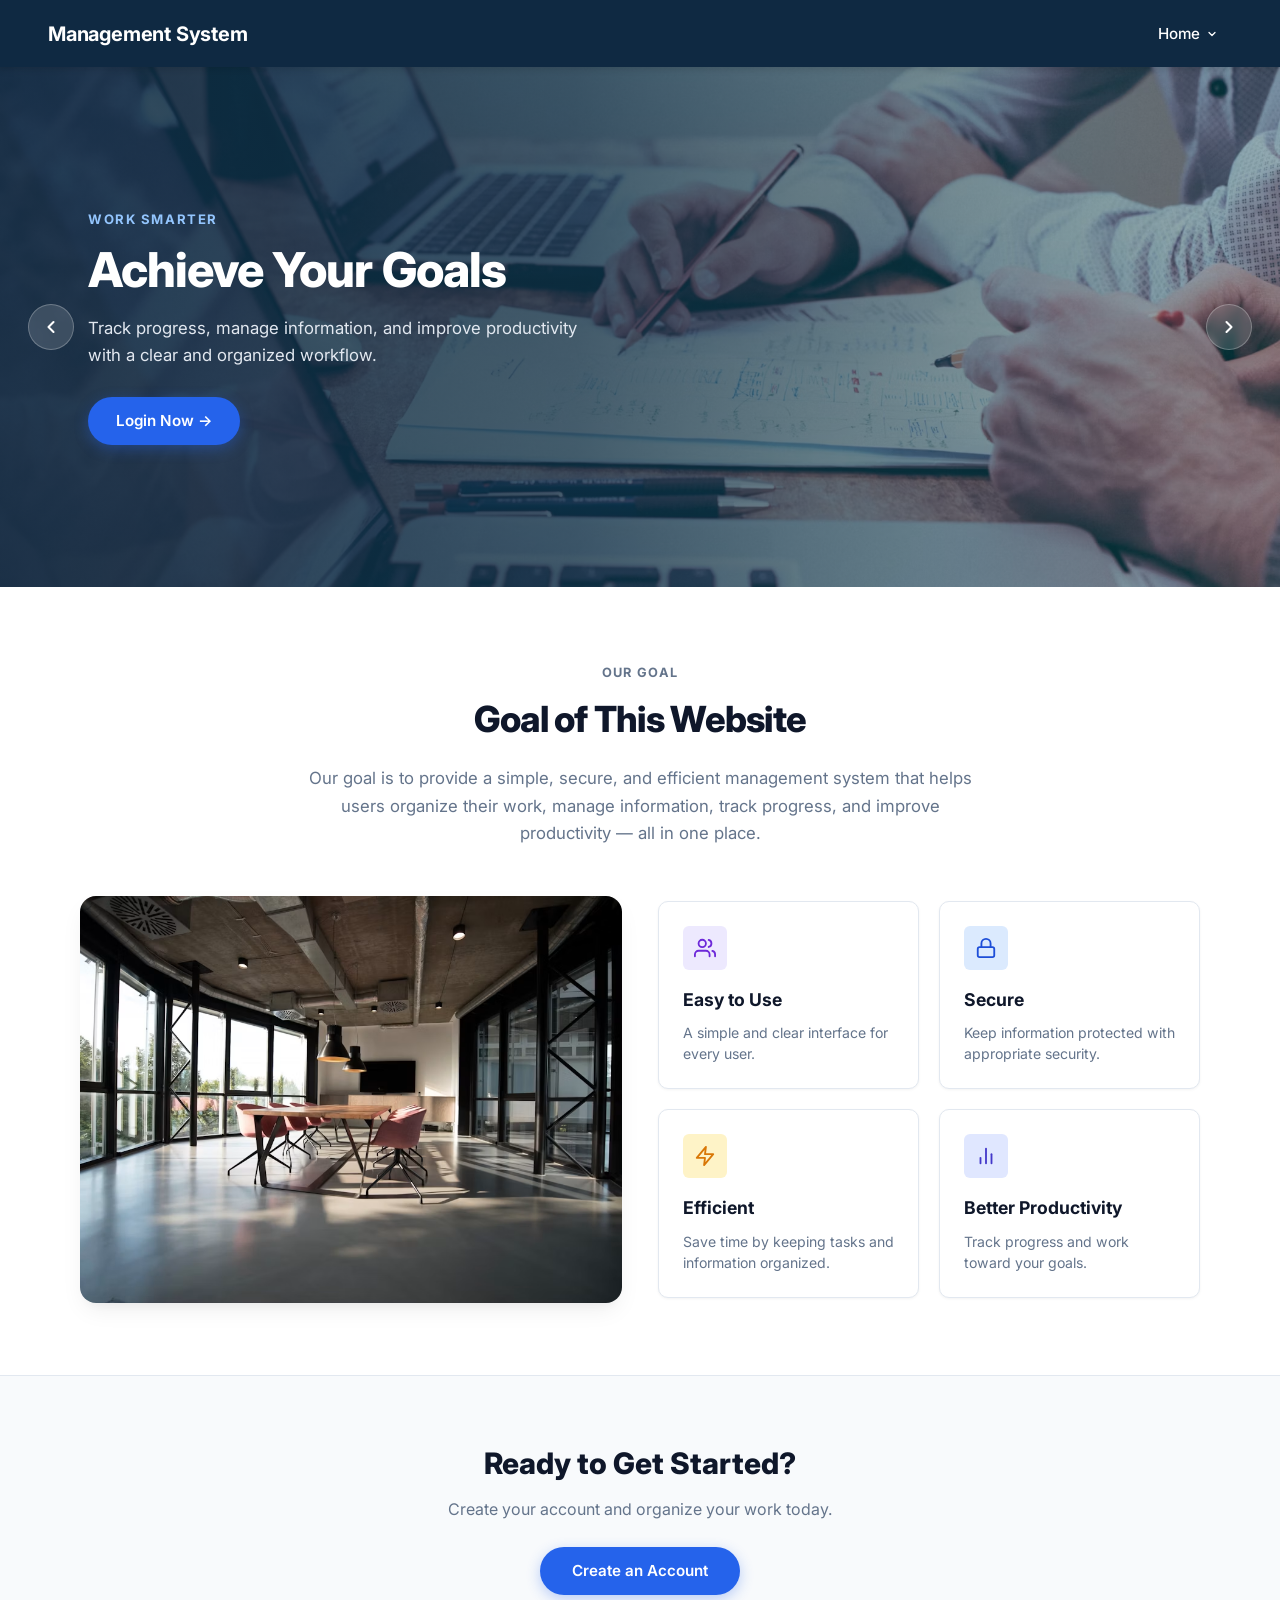
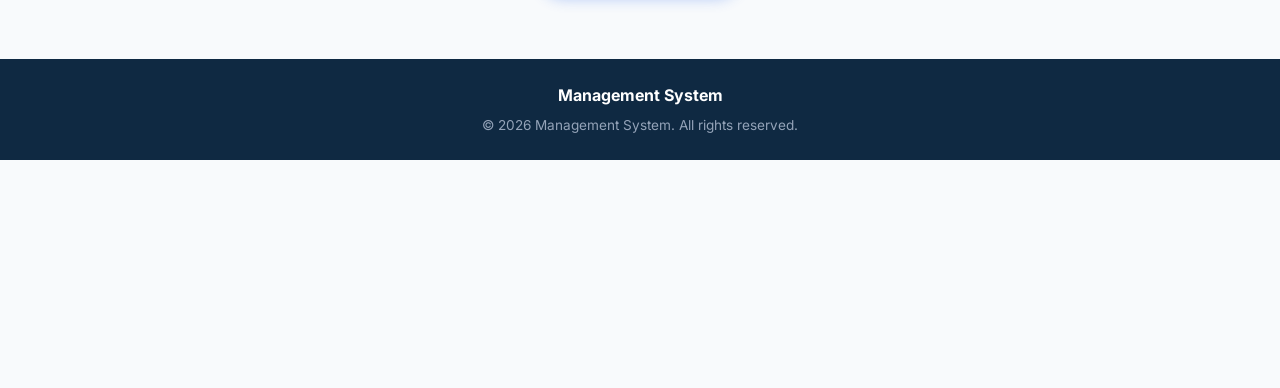
<file: index.html>
<!DOCTYPE html>
<html lang="en">
<head>
  <meta charset="UTF-8">
  <meta http-equiv="refresh" content="0; url=01_index.html">
  <title>Redirecting...</title>
</head>
<body>
  <p>Redirecting to <a href="01_index.html">01_index.html</a>...</p>
</body>
</html>
</file>
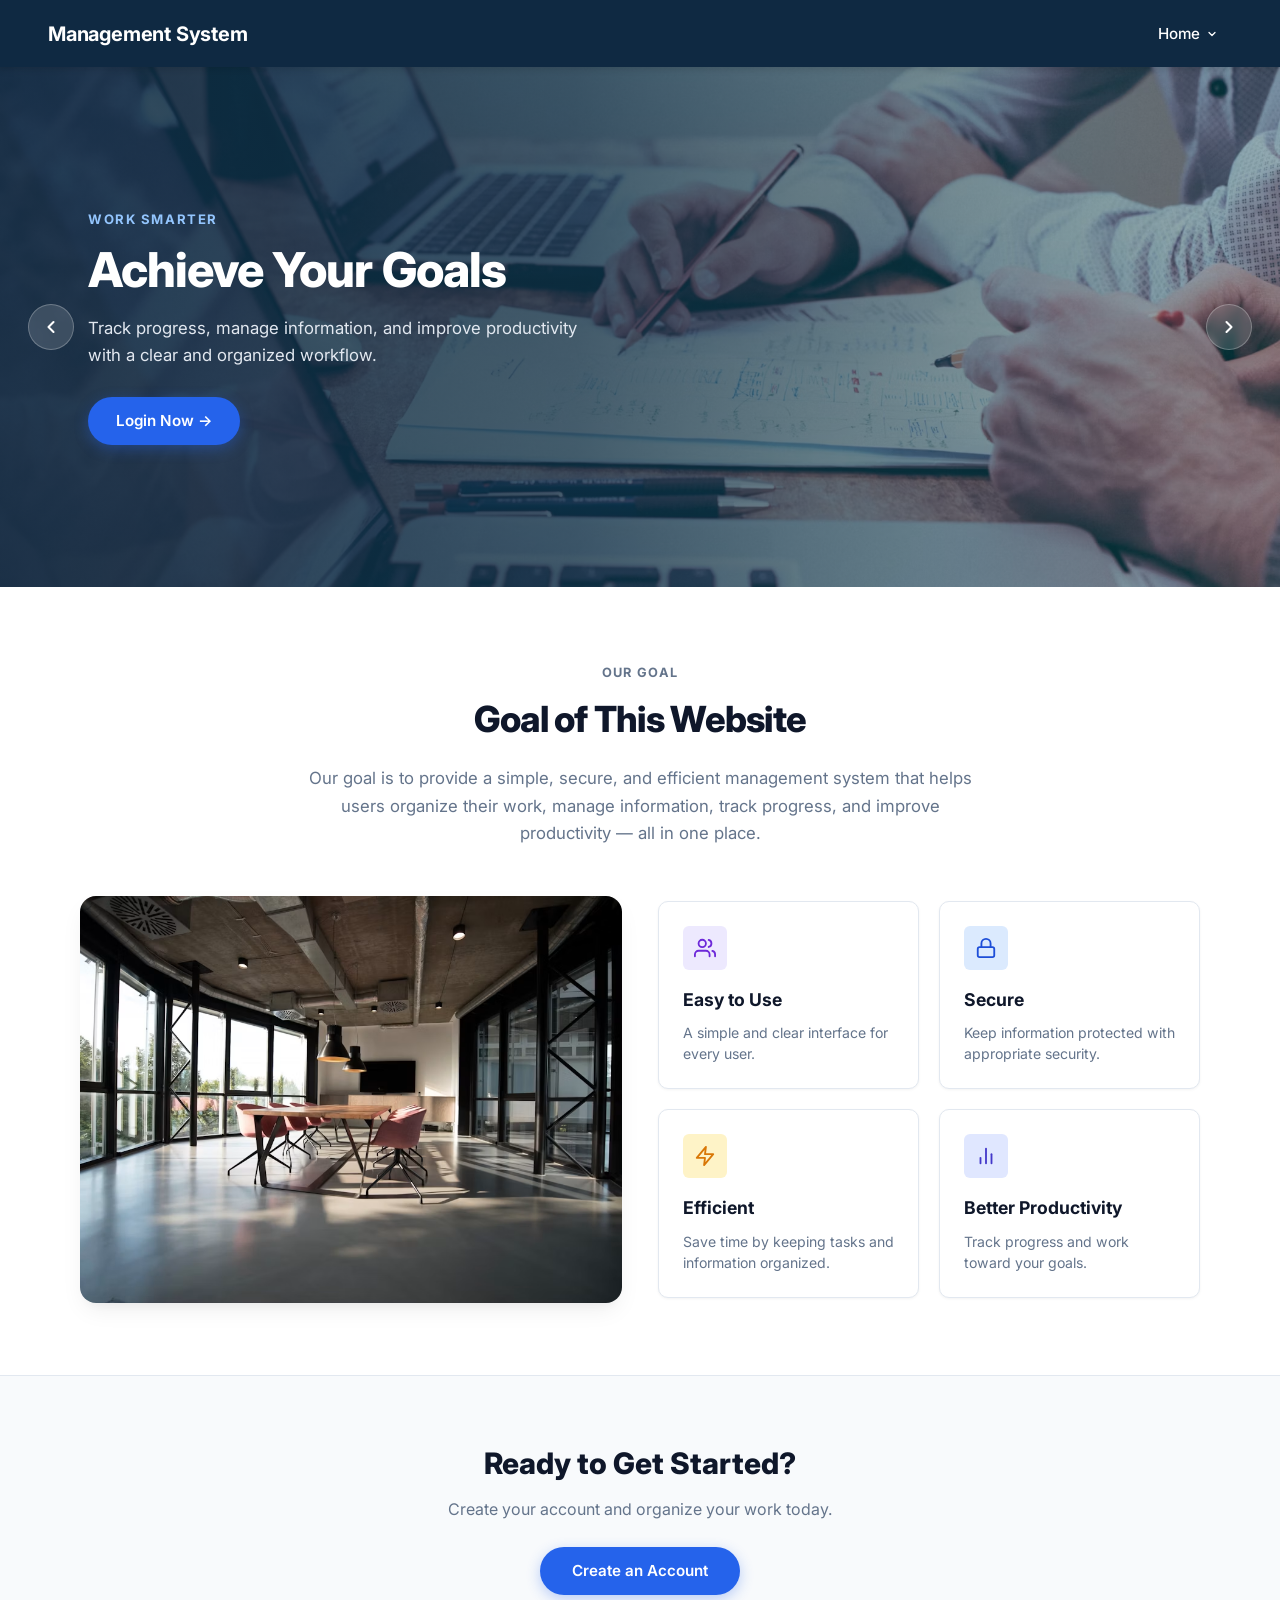
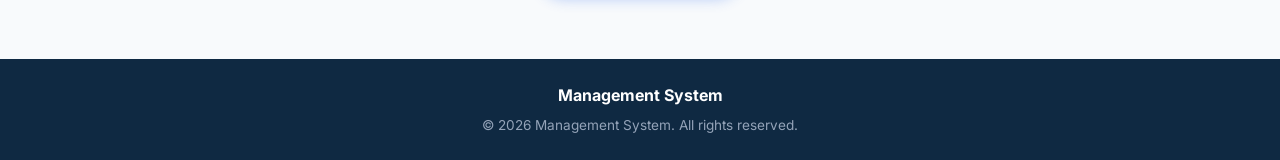
<file: 01_index.html>
<!DOCTYPE html>
<html lang="en">
<head>
  <meta charset="UTF-8">
  <meta name="viewport" content="width=device-width, initial-scale=1.0">
  <title>Management System - Home</title>
  <meta name="description" content="Management System - Simplify your work, stay organized, and achieve more.">
  <link rel="stylesheet" href="style.css">
</head>
<body>
  <!-- Navigation Bar -->
  <header>
    <nav class="navbar" id="mainNavbar">
      <a href="01_index.html" class="navbar-brand">Management System</a>
      <ul class="navbar-nav">
        <li class="nav-item-dropdown">
          <button class="dropdown-toggle" id="dropdownBtn" type="button" aria-expanded="false">
            Home
            <svg width="12" height="12" viewBox="0 0 24 24" fill="none" stroke="currentColor" stroke-width="2.5" stroke-linecap="round" stroke-linejoin="round">
              <polyline points="6 9 12 15 18 9"></polyline>
            </svg>
          </button>
          <ul class="dropdown-menu" id="dropdownMenu">
            <li><a href="03_Login.html" class="dropdown-item">Login</a></li>
            <li><a href="03_Login.html" class="dropdown-item">Sign Up</a></li>
            <li><a href="#" class="dropdown-item">Help</a></li>
          </ul>
        </li>
      </ul>
    </nav>
  </header>

  <!-- Hero Carousel / Slider Section -->
  <section class="carousel-container" aria-label="Featured slides">
    <div class="carousel-slides">
      <!-- Slide 1 -->
      <div class="carousel-slide active" style="background-image: url('photo-1454165804606-c3d57bc86b40.avif');">
        <div class="slide-content">
          <span class="slide-tagline">WORK SMARTER</span>
          <h1 class="slide-title">Achieve Your Goals</h1>
          <p class="slide-desc">Track progress, manage information, and improve productivity with a clear and organized workflow.</p>
          <a href="03_Login.html" class="btn-hero">
            Login Now &rarr;
          </a>
        </div>
      </div>

      <!-- Slide 2 -->
      <div class="carousel-slide" style="background-image: url('photo-1521737711867-e3b97375f902.avif');">
        <div class="slide-content">
          <span class="slide-tagline">WORK TOGETHER</span>
          <h2 class="slide-title">Better Team Collaboration</h2>
          <p class="slide-desc">Keep your team connected, organize responsibilities, and manage tasks in one convenient place.</p>
          <a href="03_Login.html" class="btn-hero">
            Join Us &rarr;
          </a>
        </div>
      </div>

      <!-- Slide 3 -->
      <div class="carousel-slide" style="background-image: url('photo-1497366754035-f200968a6e72.avif');">
        <div class="slide-content">
          <span class="slide-tagline">WELCOME TO OUR PLATFORM</span>
          <h2 class="slide-title">Management Made Simple</h2>
          <p class="slide-desc">Simplify your work, stay organized, and achieve more with our easy-to-use management system.</p>
          <a href="03_Login.html" class="btn-hero">
            Get Started &rarr;
          </a>
        </div>
      </div>
    </div>

    <!-- Navigation Buttons -->
    <button class="carousel-btn carousel-btn-prev" aria-label="Previous slide" type="button">
      <svg width="20" height="20" viewBox="0 0 24 24" fill="none" stroke="currentColor" stroke-width="2.5" stroke-linecap="round" stroke-linejoin="round">
        <polyline points="15 18 9 12 15 6"></polyline>
      </svg>
    </button>
    <button class="carousel-btn carousel-btn-next" aria-label="Next slide" type="button">
      <svg width="20" height="20" viewBox="0 0 24 24" fill="none" stroke="currentColor" stroke-width="2.5" stroke-linecap="round" stroke-linejoin="round">
        <polyline points="9 18 15 12 9 6"></polyline>
      </svg>
    </button>
  </section>

  <!-- Our Goal Section -->
  <section class="goal-section">
    <div class="goal-container">
      <div class="section-header">
        <span class="section-tag">OUR GOAL</span>
        <h2 class="section-title">Goal of This Website</h2>
        <p class="section-desc">Our goal is to provide a simple, secure, and efficient management system that helps users organize their work, manage information, track progress, and improve productivity &mdash; all in one place.</p>
      </div>

      <div class="goal-grid">
        <!-- Goal Image -->
        <div class="goal-image-wrapper">
          <img src="photo-1497366811353-6870744d04b2.avif" alt="Modern collaborative office and meeting room">
        </div>

        <!-- 4 Feature Cards -->
        <div class="features-grid">
          <div class="feature-card">
            <div class="feature-icon-badge badge-purple">
              <svg width="22" height="22" viewBox="0 0 24 24" fill="none" stroke="currentColor" stroke-width="2" stroke-linecap="round" stroke-linejoin="round">
                <path d="M17 21v-2a4 4 0 0 0-4-4H5a4 4 0 0 0-4 4v2"></path>
                <circle cx="9" cy="7" r="4"></circle>
                <path d="M23 21v-2a4 4 0 0 0-3-3.87"></path>
                <path d="M16 3.13a4 4 0 0 1 0 7.75"></path>
              </svg>
            </div>
            <h3 class="feature-title">Easy to Use</h3>
            <p class="feature-desc">A simple and clear interface for every user.</p>
          </div>

          <div class="feature-card">
            <div class="feature-icon-badge badge-blue">
              <svg width="22" height="22" viewBox="0 0 24 24" fill="none" stroke="currentColor" stroke-width="2" stroke-linecap="round" stroke-linejoin="round">
                <rect x="3" y="11" width="18" height="11" rx="2" ry="2"></rect>
                <path d="M7 11V7a5 5 0 0 1 10 0v4"></path>
              </svg>
            </div>
            <h3 class="feature-title">Secure</h3>
            <p class="feature-desc">Keep information protected with appropriate security.</p>
          </div>

          <div class="feature-card">
            <div class="feature-icon-badge badge-amber">
              <svg width="22" height="22" viewBox="0 0 24 24" fill="none" stroke="currentColor" stroke-width="2" stroke-linecap="round" stroke-linejoin="round">
                <polygon points="13 2 3 14 12 14 11 22 21 10 12 10 13 2"></polygon>
              </svg>
            </div>
            <h3 class="feature-title">Efficient</h3>
            <p class="feature-desc">Save time by keeping tasks and information organized.</p>
          </div>

          <div class="feature-card">
            <div class="feature-icon-badge badge-indigo">
              <svg width="22" height="22" viewBox="0 0 24 24" fill="none" stroke="currentColor" stroke-width="2" stroke-linecap="round" stroke-linejoin="round">
                <line x1="18" y1="20" x2="18" y2="10"></line>
                <line x1="12" y1="20" x2="12" y2="4"></line>
                <line x1="6" y1="20" x2="6" y2="14"></line>
              </svg>
            </div>
            <h3 class="feature-title">Better Productivity</h3>
            <p class="feature-desc">Track progress and work toward your goals.</p>
          </div>
        </div>
      </div>
    </div>
  </section>

  <!-- Ready to Get Started Section -->
  <section class="cta-section">
    <div class="cta-container">
      <h2 class="cta-title">Ready to Get Started?</h2>
      <p class="cta-desc">Create your account and organize your work today.</p>
      <a href="03_Login.html" class="btn-cta">Create an Account</a>
    </div>
  </section>

  <!-- Footer -->
  <footer class="footer">
    <div class="footer-inner">
      <div class="footer-brand">Management System</div>
      <div class="footer-copy">&copy; 2026 Management System. All rights reserved.</div>
    </div>
  </footer>

  <script src="script.js"></script>
</body>
</html>
</file>
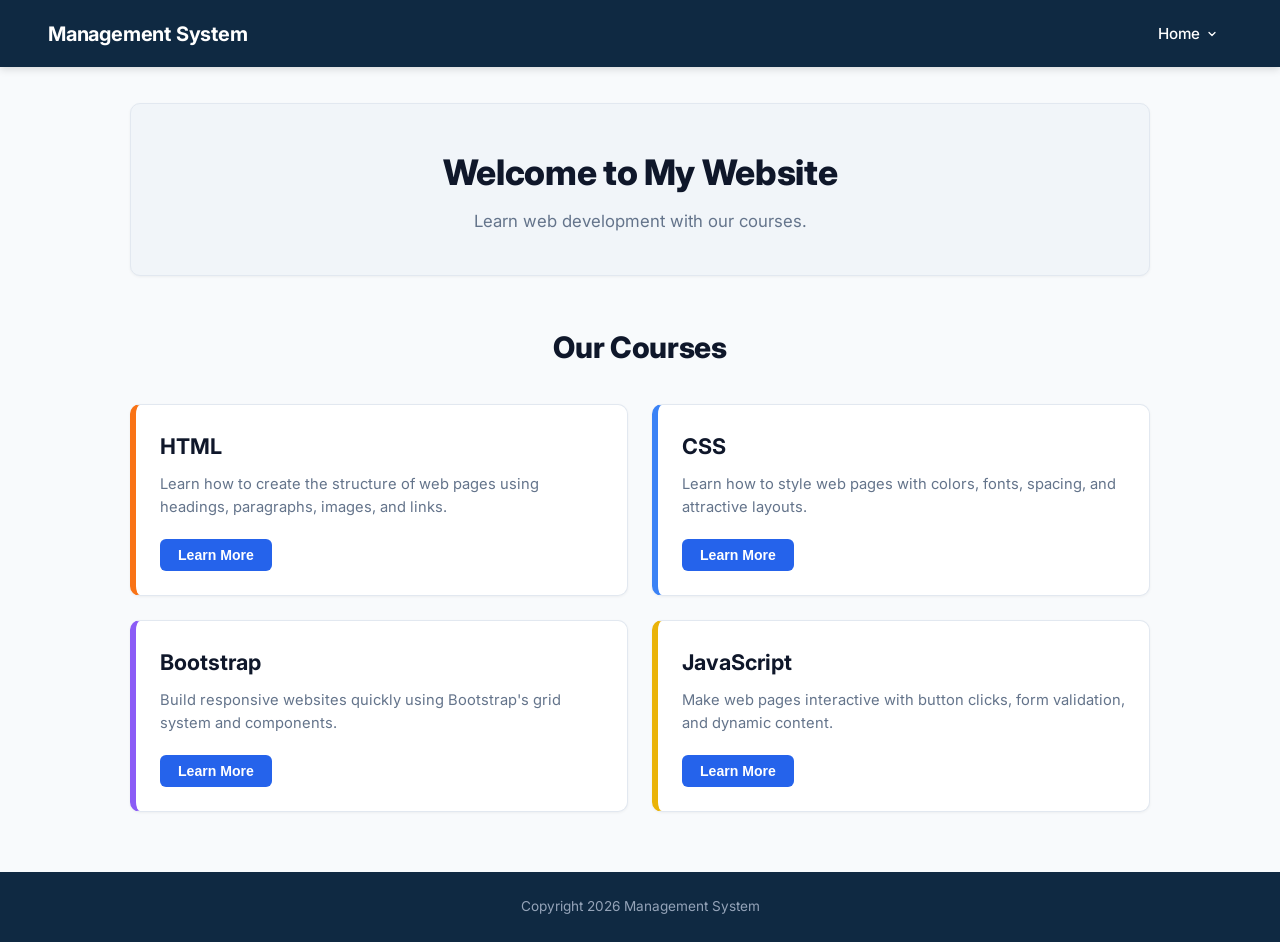
<file: 02_Courses.html>
<!DOCTYPE html>
<html lang="en">
<head>
  <meta charset="UTF-8">
  <meta name="viewport" content="width=device-width, initial-scale=1.0">
  <title>Management System - Courses</title>
  <meta name="description" content="Explore web development courses - HTML, CSS, Bootstrap, and JavaScript.">
  <link rel="stylesheet" href="style.css">
</head>
<body class="courses-page">
  <!-- Navbar -->
  <header>
    <nav class="navbar" id="coursesNavbar">
      <a href="01_index.html" class="navbar-brand">Management System</a>
      <ul class="navbar-nav">
        <li class="nav-item-dropdown">
          <button class="dropdown-toggle" id="dropdownBtn" type="button" aria-expanded="false">
            Home
            <svg width="12" height="12" viewBox="0 0 24 24" fill="none" stroke="currentColor" stroke-width="2.5" stroke-linecap="round" stroke-linejoin="round">
              <polyline points="6 9 12 15 18 9"></polyline>
            </svg>
          </button>
          <ul class="dropdown-menu" id="dropdownMenu">
            <li><a href="01_index.html" class="dropdown-item">Home Page</a></li>
            <li><a href="03_Login.html" class="dropdown-item">Login</a></li>
            <li><a href="03_Login.html" class="dropdown-item">Sign Up</a></li>
            <li><a href="#" class="dropdown-item">Help</a></li>
          </ul>
        </li>
      </ul>
    </nav>
  </header>

  <!-- Main Content -->
  <main class="courses-main">
    <!-- Welcome Banner -->
    <section class="welcome-banner">
      <h1 class="welcome-title">Welcome to My Website</h1>
      <p class="welcome-sub">Learn web development with our courses.</p>
    </section>

    <!-- Our Courses Section -->
    <section class="courses-section">
      <h2 class="courses-section-title">Our Courses</h2>

      <div class="courses-grid">
        <!-- Card 1: HTML -->
        <div class="course-card card-html">
          <div>
            <h3 class="course-name">HTML</h3>
            <p class="course-description">
              Learn how to create the structure of web pages using headings, paragraphs, images, and links.
            </p>
          </div>
          <button type="button" class="btn-learn-more" data-course="html">Learn More</button>
        </div>

        <!-- Card 2: CSS -->
        <div class="course-card card-css">
          <div>
            <h3 class="course-name">CSS</h3>
            <p class="course-description">
              Learn how to style web pages with colors, fonts, spacing, and attractive layouts.
            </p>
          </div>
          <button type="button" class="btn-learn-more" data-course="css">Learn More</button>
        </div>

        <!-- Card 3: Bootstrap -->
        <div class="course-card card-bootstrap">
          <div>
            <h3 class="course-name">Bootstrap</h3>
            <p class="course-description">
              Build responsive websites quickly using Bootstrap's grid system and components.
            </p>
          </div>
          <button type="button" class="btn-learn-more" data-course="bootstrap">Learn More</button>
        </div>

        <!-- Card 4: JavaScript -->
        <div class="course-card card-javascript">
          <div>
            <h3 class="course-name">JavaScript</h3>
            <p class="course-description">
              Make web pages interactive with button clicks, form validation, and dynamic content.
            </p>
          </div>
          <button type="button" class="btn-learn-more" data-course="javascript">Learn More</button>
        </div>
      </div>
    </section>
  </main>

  <!-- Course Details Modal -->
  <div class="modal-overlay" id="courseModal" role="dialog" aria-modal="true" aria-labelledby="modalTitle">
    <div class="modal-box">
      <div class="modal-header">
        <h3 class="modal-title" id="modalTitle">Course Details</h3>
      </div>
      <div class="modal-body">
        <h4 class="modal-course-name" id="modalCourseName">HTML</h4>
        <p class="modal-course-detail" id="modalCourseDetail">
          HTML stands for HyperText Markup Language. It creates the structure of a web page using headings, paragraphs, images, and links.
        </p>
      </div>
      <div class="modal-footer">
        <button type="button" class="btn-modal-close" id="modalCloseBtn">Close</button>
      </div>
    </div>
  </div>

  <!-- Footer -->
  <footer class="footer">
    <div class="footer-inner">
      <div class="footer-copy">Copyright 2026 Management System</div>
    </div>
  </footer>

  <script src="script.js"></script>
</body>
</html>
</file>
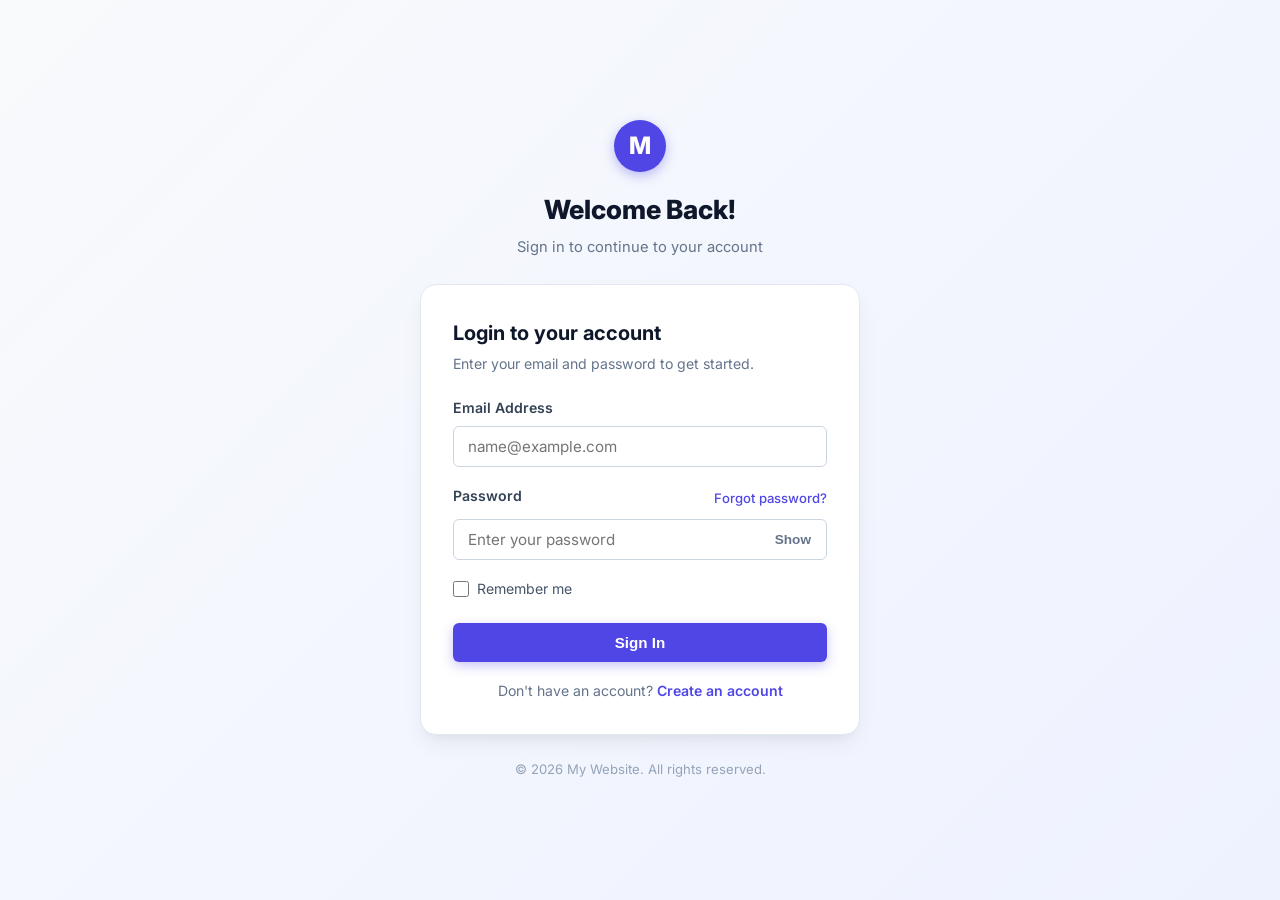
<file: 03_Login.html>
<!DOCTYPE html>
<html lang="en">
<head>
  <meta charset="UTF-8">
  <meta name="viewport" content="width=device-width, initial-scale=1.0">
  <title>Management System - Login</title>
  <meta name="description" content="Sign in to your account - Management System">
  <link rel="stylesheet" href="style.css">
</head>
<body class="login-page-body">
  <main class="login-wrapper">
    <!-- Brand Logo Circle -->
    <div class="login-brand-logo" aria-label="Management System Logo">
      M
    </div>

    <!-- Header -->
    <div class="login-header">
      <h1 class="login-title">Welcome Back!</h1>
      <p class="login-subtitle">Sign in to continue to your account</p>
    </div>

    <!-- Login Card -->
    <div class="login-card">
      <h2 class="card-heading">Login to your account</h2>
      <p class="card-subheading">Enter your email and password to get started.</p>

      <form id="loginForm" autocomplete="on">
        <!-- Email Field -->
        <div class="form-group">
          <label for="email" class="form-label">Email Address</label>
          <input
            type="email"
            id="email"
            name="email"
            class="form-input"
            placeholder="name@example.com"
            required
            autocomplete="email"
          >
        </div>

        <!-- Password Field -->
        <div class="form-group">
          <div class="label-row">
            <label for="password" class="form-label">Password</label>
            <a href="#" class="forgot-link">Forgot password?</a>
          </div>
          <div class="password-input-wrapper">
            <input
              type="password"
              id="password"
              name="password"
              class="form-input"
              placeholder="Enter your password"
              required
              autocomplete="current-password"
            >
            <button type="button" id="togglePassword" class="btn-toggle-password">Show</button>
          </div>
        </div>

        <!-- Remember Me Checkbox -->
        <div class="form-check">
          <input type="checkbox" id="rememberMe" name="rememberMe">
          <label for="rememberMe">Remember me</label>
        </div>

        <!-- Sign In Button -->
        <button type="submit" class="btn-submit" id="signInBtn">
          Sign In
        </button>
      </form>

      <!-- Bottom Card Link -->
      <div class="login-card-footer">
        Don't have an account? <a href="#" class="create-account-link">Create an account</a>
      </div>
    </div>

    <!-- Site Footer -->
    <footer class="login-site-footer">
      &copy; 2026 My Website. All rights reserved.
    </footer>
  </main>

  <script src="script.js"></script>
</body>
</html>
</file>
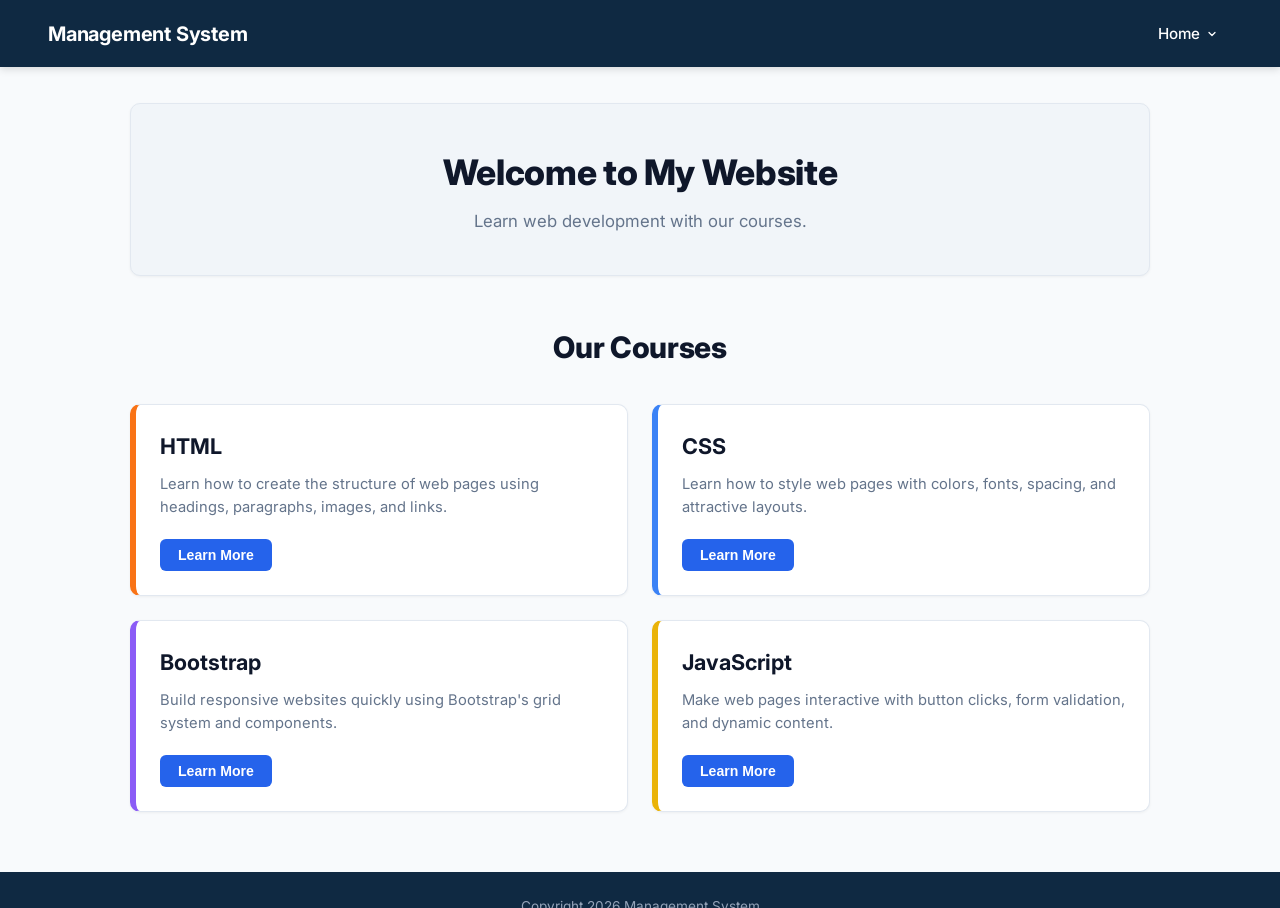
<file: courses.html>
<!DOCTYPE html>
<html lang="en">
<head>
  <meta charset="UTF-8">
  <meta http-equiv="refresh" content="0; url=02_Courses.html">
  <title>Redirecting to Courses...</title>
</head>
<body>
  <p>Redirecting to <a href="02_Courses.html">02_Courses.html</a>...</p>
</body>
</html>
</file>
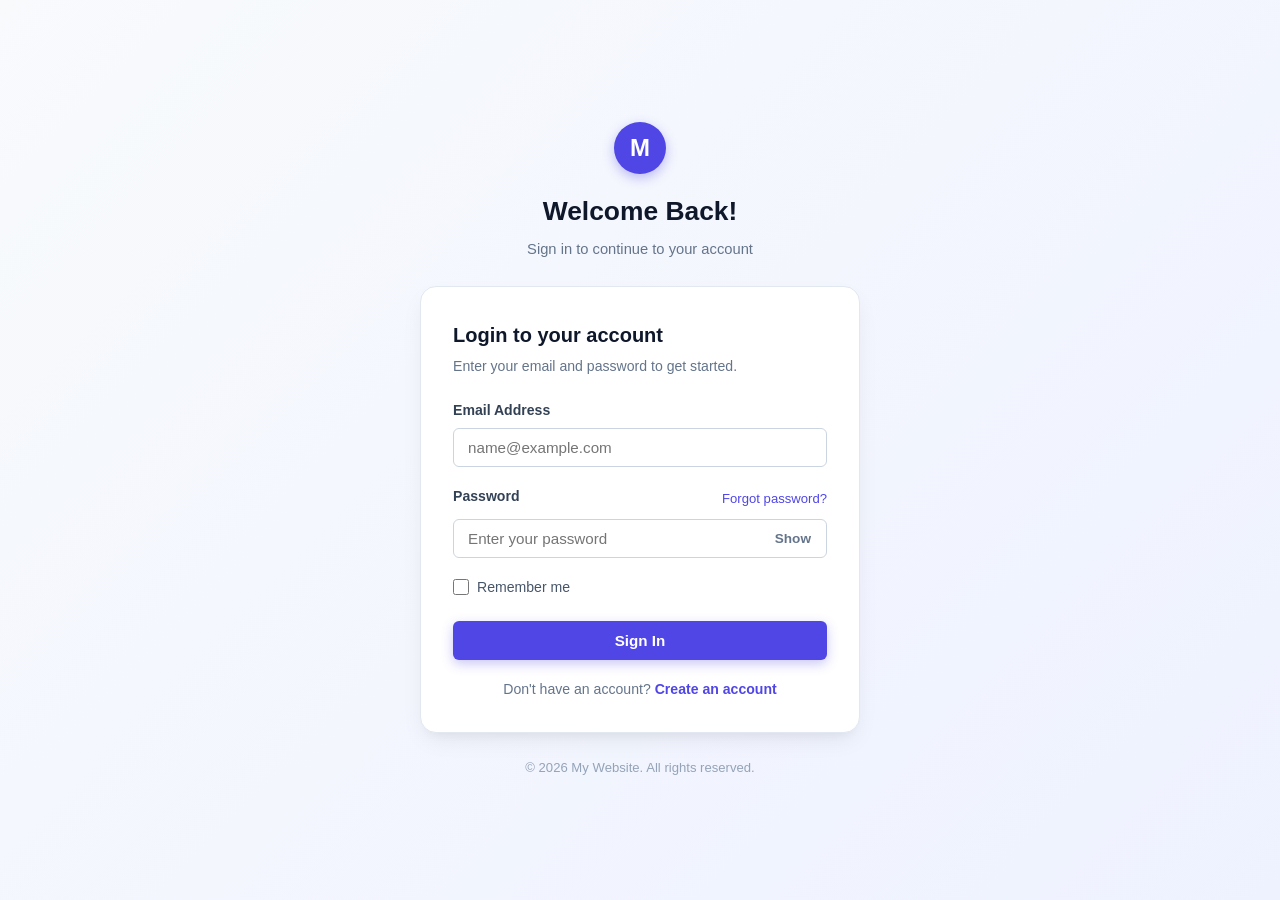
<file: login.html>
<!DOCTYPE html>
<html lang="en">
<head>
  <meta charset="UTF-8">
  <meta http-equiv="refresh" content="0; url=03_Login.html">
  <title>Redirecting to Login...</title>
</head>
<body>
  <p>Redirecting to <a href="03_Login.html">03_Login.html</a>...</p>
</body>
</html>
</file>
<file: style.css>
/* ==========================================================================
   Management System - Global Stylesheet
   Matches video demonstration in Task 2.mp4
   ========================================================================== */

@import url('https://fonts.googleapis.com/css2?family=Inter:wght@300;400;500;600;700;800&display=swap');

:root {
  --primary-navy: #0f2942;
  --primary-navy-dark: #091a2b;
  --primary-blue: #2563eb;
  --primary-blue-hover: #1d4ed8;
  --accent-purple: #4f46e5;
  --accent-purple-hover: #4338ca;
  --text-dark: #1e293b;
  --text-muted: #64748b;
  --text-light: #f8fafc;
  --bg-light: #f8fafc;
  --bg-card: #ffffff;
  --border-color: #e2e8f0;
  --border-light: #f1f5f9;
  --shadow-sm: 0 1px 3px rgba(0, 0, 0, 0.05);
  --shadow-md: 0 4px 6px -1px rgba(0, 0, 0, 0.08), 0 2px 4px -2px rgba(0, 0, 0, 0.05);
  --shadow-lg: 0 10px 25px -5px rgba(0, 0, 0, 0.08), 0 8px 10px -6px rgba(0, 0, 0, 0.04);
  --radius-sm: 6px;
  --radius-md: 10px;
  --radius-lg: 16px;
  --radius-pill: 9999px;
  --font-family: 'Inter', -apple-system, BlinkMacSystemFont, "Segoe UI", Roboto, sans-serif;
}

* {
  box-sizing: border-box;
  margin: 0;
  padding: 0;
}

body {
  font-family: var(--font-family);
  color: var(--text-dark);
  background-color: var(--bg-light);
  line-height: 1.6;
  -webkit-font-smoothing: antialiased;
}

a {
  color: inherit;
  text-decoration: none;
}

/* ==========================================================================
   Navigation Bar (Present across pages)
   ========================================================================== */
.navbar {
  background-color: var(--primary-navy);
  color: #ffffff;
  display: flex;
  justify-content: space-between;
  align-items: center;
  padding: 16px 48px;
  position: relative;
  z-index: 50;
  box-shadow: 0 2px 8px rgba(0, 0, 0, 0.15);
}

.navbar-brand {
  font-size: 1.25rem;
  font-weight: 700;
  letter-spacing: -0.01em;
  color: #ffffff;
  display: flex;
  align-items: center;
  gap: 8px;
}

.navbar-nav {
  display: flex;
  align-items: center;
  list-style: none;
}

/* Dropdown Menu */
.nav-item-dropdown {
  position: relative;
}

.dropdown-toggle {
  background: transparent;
  border: none;
  color: #ffffff;
  font-family: inherit;
  font-size: 0.95rem;
  font-weight: 500;
  padding: 8px 14px;
  border-radius: var(--radius-sm);
  cursor: pointer;
  display: inline-flex;
  align-items: center;
  gap: 6px;
  transition: all 0.2s ease;
}

.dropdown-toggle:hover {
  background-color: rgba(255, 255, 255, 0.1);
}

.dropdown-menu {
  position: absolute;
  top: calc(100% + 8px);
  right: 0;
  background-color: #ffffff;
  min-width: 170px;
  border-radius: var(--radius-md);
  box-shadow: var(--shadow-lg);
  border: 1px solid var(--border-color);
  padding: 6px 0;
  list-style: none;
  opacity: 0;
  visibility: hidden;
  transform: translateY(6px);
  transition: opacity 0.2s ease, transform 0.2s ease, visibility 0.2s;
  z-index: 100;
}

.dropdown-menu.show,
.nav-item-dropdown:hover .dropdown-menu {
  opacity: 1;
  visibility: visible;
  transform: translateY(0);
}

.dropdown-item {
  display: block;
  padding: 9px 18px;
  font-size: 0.9rem;
  color: #334155;
  font-weight: 500;
  transition: background-color 0.15s ease, color 0.15s ease;
}

.dropdown-item:hover {
  background-color: #f1f5f9;
  color: var(--primary-blue);
}

/* ==========================================================================
   Hero Carousel / Slider (01_index.html)
   ========================================================================== */
.carousel-container {
  position: relative;
  width: 100%;
  height: 520px;
  overflow: hidden;
  background-color: #0b1928;
}

.carousel-slides {
  position: relative;
  width: 100%;
  height: 100%;
}

.carousel-slide {
  position: absolute;
  top: 0;
  left: 0;
  width: 100%;
  height: 100%;
  opacity: 0;
  visibility: hidden;
  transition: opacity 0.7s cubic-bezier(0.4, 0, 0.2, 1), visibility 0.7s;
  background-size: cover;
  background-position: center;
}

.carousel-slide.active {
  opacity: 1;
  visibility: visible;
  z-index: 2;
}

/* Gradient overlay for readability */
.carousel-slide::before {
  content: '';
  position: absolute;
  inset: 0;
  background: linear-gradient(
    90deg,
    rgba(15, 41, 66, 0.88) 0%,
    rgba(15, 41, 66, 0.75) 45%,
    rgba(15, 41, 66, 0.3) 100%
  );
  z-index: 1;
}

.slide-content {
  position: relative;
  z-index: 2;
  height: 100%;
  max-width: 1200px;
  margin: 0 auto;
  padding: 0 48px;
  display: flex;
  flex-direction: column;
  justify-content: center;
  align-items: flex-start;
  color: #ffffff;
}

.slide-tagline {
  font-size: 0.82rem;
  font-weight: 700;
  letter-spacing: 0.12em;
  text-transform: uppercase;
  color: #93c5fd;
  margin-bottom: 12px;
}

.slide-title {
  font-size: 3rem;
  font-weight: 800;
  line-height: 1.15;
  margin-bottom: 18px;
  max-width: 650px;
  letter-spacing: -0.02em;
}

.slide-desc {
  font-size: 1.05rem;
  color: #e2e8f0;
  max-width: 520px;
  line-height: 1.6;
  margin-bottom: 28px;
}

.btn-hero {
  display: inline-flex;
  align-items: center;
  gap: 8px;
  background-color: var(--primary-blue);
  color: #ffffff;
  font-size: 0.95rem;
  font-weight: 600;
  padding: 12px 28px;
  border-radius: var(--radius-pill);
  transition: all 0.25s ease;
  box-shadow: 0 4px 14px rgba(37, 99, 235, 0.35);
}

.btn-hero:hover {
  background-color: var(--primary-blue-hover);
  transform: translateY(-2px);
  box-shadow: 0 6px 20px rgba(37, 99, 235, 0.45);
}

/* Carousel Arrow Controls */
.carousel-btn {
  position: absolute;
  top: 50%;
  transform: translateY(-50%);
  z-index: 10;
  background: rgba(255, 255, 255, 0.15);
  border: 1px solid rgba(255, 255, 255, 0.25);
  color: #ffffff;
  width: 46px;
  height: 46px;
  border-radius: 50%;
  cursor: pointer;
  display: flex;
  align-items: center;
  justify-content: center;
  backdrop-filter: blur(4px);
  transition: all 0.2s ease;
}

.carousel-btn:hover {
  background: rgba(255, 255, 255, 0.3);
  transform: translateY(-50%) scale(1.08);
}

.carousel-btn-prev {
  left: 28px;
}

.carousel-btn-next {
  right: 28px;
}

/* ==========================================================================
   Our Goal Section (01_index.html)
   ========================================================================== */
.goal-section {
  padding: 72px 24px;
  background-color: #ffffff;
}

.goal-container {
  max-width: 1120px;
  margin: 0 auto;
}

.section-header {
  text-align: center;
  margin-bottom: 48px;
}

.section-tag {
  display: inline-block;
  font-size: 0.8rem;
  font-weight: 700;
  letter-spacing: 0.1em;
  text-transform: uppercase;
  color: #64748b;
  margin-bottom: 8px;
}

.section-title {
  font-size: 2.25rem;
  font-weight: 800;
  color: #0f172a;
  margin-bottom: 16px;
  letter-spacing: -0.02em;
}

.section-desc {
  font-size: 1.05rem;
  color: #64748b;
  max-width: 680px;
  margin: 0 auto;
  line-height: 1.65;
}

.goal-grid {
  display: grid;
  grid-template-columns: 1fr 1fr;
  gap: 36px;
  align-items: center;
}

.goal-image-wrapper {
  position: relative;
  border-radius: var(--radius-lg);
  overflow: hidden;
  box-shadow: var(--shadow-lg);
  aspect-ratio: 4 / 3;
}

.goal-image-wrapper img {
  width: 100%;
  height: 100%;
  object-fit: cover;
  display: block;
  transition: transform 0.4s ease;
}

.goal-image-wrapper:hover img {
  transform: scale(1.02);
}

.features-grid {
  display: grid;
  grid-template-columns: 1fr 1fr;
  gap: 20px;
}

.feature-card {
  background-color: #ffffff;
  border: 1px solid var(--border-color);
  border-radius: var(--radius-md);
  padding: 24px;
  transition: all 0.25s ease;
  box-shadow: var(--shadow-sm);
  display: flex;
  flex-direction: column;
}

.feature-card:hover {
  transform: translateY(-3px);
  box-shadow: var(--shadow-md);
  border-color: #cbd5e1;
}

.feature-icon-badge {
  width: 44px;
  height: 44px;
  border-radius: var(--radius-sm);
  display: flex;
  align-items: center;
  justify-content: center;
  margin-bottom: 16px;
}

.badge-purple {
  background-color: #ede9fe;
  color: #6d28d9;
}

.badge-blue {
  background-color: #dbeafe;
  color: #1d4ed8;
}

.badge-amber {
  background-color: #fef3c7;
  color: #d97706;
}

.badge-indigo {
  background-color: #e0e7ff;
  color: #4338ca;
}

.feature-title {
  font-size: 1.1rem;
  font-weight: 700;
  color: #0f172a;
  margin-bottom: 8px;
}

.feature-desc {
  font-size: 0.88rem;
  color: #64748b;
  line-height: 1.5;
}

/* ==========================================================================
   Call To Action (CTA) Section
   ========================================================================== */
.cta-section {
  text-align: center;
  padding: 64px 24px;
  background-color: #f8fafc;
  border-top: 1px solid var(--border-color);
}

.cta-title {
  font-size: 1.85rem;
  font-weight: 800;
  color: #0f172a;
  margin-bottom: 10px;
}

.cta-desc {
  font-size: 1rem;
  color: #64748b;
  margin-bottom: 24px;
}

.btn-cta {
  display: inline-block;
  background-color: var(--primary-blue);
  color: #ffffff;
  font-size: 0.95rem;
  font-weight: 600;
  padding: 12px 32px;
  border-radius: var(--radius-pill);
  transition: all 0.25s ease;
  box-shadow: 0 4px 14px rgba(37, 99, 235, 0.3);
}

.btn-cta:hover {
  background-color: var(--primary-blue-hover);
  transform: translateY(-2px);
  box-shadow: 0 6px 18px rgba(37, 99, 235, 0.4);
}

/* ==========================================================================
   Footer
   ========================================================================== */
.footer {
  background-color: var(--primary-navy);
  color: #cbd5e1;
  padding: 24px 48px;
  text-align: center;
}

.footer-inner {
  max-width: 1200px;
  margin: 0 auto;
  display: flex;
  flex-direction: column;
  gap: 6px;
  align-items: center;
  justify-content: center;
}

.footer-brand {
  font-weight: 700;
  color: #ffffff;
  font-size: 1rem;
}

.footer-copy {
  font-size: 0.85rem;
  color: #94a3b8;
}

/* ==========================================================================
   Login Page (03_Login.html)
   ========================================================================== */
.login-page-body {
  min-height: 100vh;
  display: flex;
  flex-direction: column;
  justify-content: center;
  align-items: center;
  background: linear-gradient(135deg, #f8fafc 0%, #eef2ff 100%);
  padding: 32px 16px;
}

.login-wrapper {
  width: 100%;
  max-width: 440px;
  display: flex;
  flex-direction: column;
  align-items: center;
}

.login-brand-logo {
  width: 52px;
  height: 52px;
  background-color: var(--accent-purple);
  border-radius: 50%;
  display: flex;
  align-items: center;
  justify-content: center;
  color: #ffffff;
  font-weight: 800;
  font-size: 1.5rem;
  margin-bottom: 16px;
  box-shadow: 0 4px 12px rgba(79, 70, 229, 0.35);
}

.login-header {
  text-align: center;
  margin-bottom: 24px;
}

.login-title {
  font-size: 1.65rem;
  font-weight: 800;
  color: #0f172a;
  margin-bottom: 6px;
}

.login-subtitle {
  font-size: 0.92rem;
  color: #64748b;
}

.login-card {
  width: 100%;
  background-color: var(--bg-card);
  border: 1px solid var(--border-color);
  border-radius: var(--radius-lg);
  padding: 32px 32px;
  box-shadow: var(--shadow-lg);
  margin-bottom: 24px;
}

.card-heading {
  font-size: 1.25rem;
  font-weight: 700;
  color: #0f172a;
  margin-bottom: 4px;
}

.card-subheading {
  font-size: 0.88rem;
  color: #64748b;
  margin-bottom: 22px;
}

.form-group {
  margin-bottom: 18px;
}

.form-label {
  display: block;
  font-size: 0.88rem;
  font-weight: 600;
  color: #334155;
  margin-bottom: 6px;
}

.label-row {
  display: flex;
  justify-content: space-between;
  align-items: center;
  margin-bottom: 6px;
}

.forgot-link {
  font-size: 0.82rem;
  color: var(--accent-purple);
  font-weight: 500;
}

.forgot-link:hover {
  text-decoration: underline;
}

.form-input {
  width: 100%;
  padding: 10px 14px;
  font-size: 0.95rem;
  font-family: inherit;
  color: #1e293b;
  background-color: #ffffff;
  border: 1px solid #cbd5e1;
  border-radius: var(--radius-sm);
  outline: none;
  transition: border-color 0.2s, box-shadow 0.2s;
}

.form-input:focus {
  border-color: var(--accent-purple);
  box-shadow: 0 0 0 3px rgba(79, 70, 229, 0.15);
}

.password-input-wrapper {
  position: relative;
  display: flex;
  align-items: center;
}

.password-input-wrapper .form-input {
  padding-right: 64px;
}

.btn-toggle-password {
  position: absolute;
  right: 10px;
  background: none;
  border: none;
  color: #64748b;
  font-size: 0.85rem;
  font-weight: 600;
  cursor: pointer;
  padding: 4px 6px;
  transition: color 0.15s;
}

.btn-toggle-password:hover {
  color: var(--accent-purple);
}

.form-check {
  display: flex;
  align-items: center;
  gap: 8px;
  margin-bottom: 22px;
}

.form-check input[type="checkbox"] {
  width: 16px;
  height: 16px;
  border-radius: 4px;
  cursor: pointer;
  accent-color: var(--accent-purple);
}

.form-check label {
  font-size: 0.88rem;
  color: #475569;
  cursor: pointer;
  user-select: none;
}

.btn-submit {
  width: 100%;
  padding: 11px 16px;
  font-size: 0.95rem;
  font-weight: 600;
  color: #ffffff;
  background-color: var(--accent-purple);
  border: none;
  border-radius: var(--radius-sm);
  cursor: pointer;
  transition: all 0.2s ease;
  box-shadow: 0 4px 12px rgba(79, 70, 229, 0.3);
}

.btn-submit:hover {
  background-color: var(--accent-purple-hover);
  box-shadow: 0 6px 16px rgba(79, 70, 229, 0.4);
}

.login-card-footer {
  text-align: center;
  margin-top: 18px;
  font-size: 0.88rem;
  color: #64748b;
}

.create-account-link {
  color: var(--accent-purple);
  font-weight: 600;
}

.create-account-link:hover {
  text-decoration: underline;
}

.login-site-footer {
  text-align: center;
  font-size: 0.82rem;
  color: #94a3b8;
}

/* ==========================================================================
   Courses Page (02_Courses.html)
   ========================================================================== */
.courses-page {
  min-height: 100vh;
  display: flex;
  flex-direction: column;
}

.courses-main {
  flex: 1;
  max-width: 1060px;
  width: 100%;
  margin: 0 auto;
  padding: 36px 20px 60px 20px;
}

/* Welcome Banner */
.welcome-banner {
  background-color: #f1f5f9;
  border: 1px solid var(--border-color);
  border-radius: var(--radius-md);
  padding: 40px 24px;
  text-align: center;
  margin-bottom: 48px;
  box-shadow: var(--shadow-sm);
}

.welcome-title {
  font-size: 2.2rem;
  font-weight: 800;
  color: #0f172a;
  margin-bottom: 8px;
  letter-spacing: -0.01em;
}

.welcome-sub {
  font-size: 1.05rem;
  color: #64748b;
}

/* Courses Grid */
.courses-section-title {
  text-align: center;
  font-size: 1.85rem;
  font-weight: 800;
  color: #0f172a;
  margin-bottom: 32px;
  letter-spacing: -0.01em;
}

.courses-grid {
  display: grid;
  grid-template-columns: 1fr 1fr;
  gap: 24px;
}

.course-card {
  background-color: #ffffff;
  border: 1px solid var(--border-color);
  border-radius: var(--radius-md);
  padding: 24px 24px;
  box-shadow: var(--shadow-sm);
  display: flex;
  flex-direction: column;
  justify-content: space-between;
  transition: all 0.25s ease;
  position: relative;
  overflow: hidden;
}

.course-card:hover {
  transform: translateY(-3px);
  box-shadow: var(--shadow-md);
}

/* Color Accent Bars (Left Border Accent) */
.card-html {
  border-left: 6px solid #f97316;
}

.card-css {
  border-left: 6px solid #3b82f6;
}

.card-bootstrap {
  border-left: 6px solid #8b5cf6;
}

.card-javascript {
  border-left: 6px solid #eab308;
}

.course-name {
  font-size: 1.35rem;
  font-weight: 700;
  color: #0f172a;
  margin-bottom: 10px;
}

.course-description {
  font-size: 0.92rem;
  color: #64748b;
  line-height: 1.55;
  margin-bottom: 20px;
  flex: 1;
}

.btn-learn-more {
  align-self: flex-start;
  background-color: var(--primary-blue);
  color: #ffffff;
  font-size: 0.88rem;
  font-weight: 600;
  padding: 8px 18px;
  border-radius: var(--radius-sm);
  border: none;
  cursor: pointer;
  transition: all 0.2s ease;
}

.btn-learn-more:hover {
  background-color: var(--primary-blue-hover);
  transform: translateY(-1px);
}

/* ==========================================================================
   Course Details Modal Popup
   ========================================================================== */
.modal-overlay {
  position: fixed;
  inset: 0;
  background-color: rgba(15, 23, 42, 0.45);
  backdrop-filter: blur(2px);
  display: flex;
  align-items: center;
  justify-content: center;
  z-index: 1000;
  opacity: 0;
  visibility: hidden;
  transition: opacity 0.25s ease, visibility 0.25s;
  padding: 16px;
}

.modal-overlay.show {
  opacity: 1;
  visibility: visible;
}

.modal-box {
  background-color: #ffffff;
  border-radius: var(--radius-md);
  box-shadow: 0 25px 50px -12px rgba(0, 0, 0, 0.25);
  width: 100%;
  max-width: 480px;
  overflow: hidden;
  transform: scale(0.94);
  transition: transform 0.25s ease;
}

.modal-overlay.show .modal-box {
  transform: scale(1);
}

.modal-header {
  padding: 18px 24px;
  border-bottom: 1px solid var(--border-color);
}

.modal-title {
  font-size: 1.15rem;
  font-weight: 700;
  color: #0f172a;
}

.modal-body {
  padding: 24px 24px;
}

.modal-course-name {
  font-size: 1.1rem;
  font-weight: 700;
  color: #0f172a;
  margin-bottom: 8px;
}

.modal-course-detail {
  font-size: 0.95rem;
  color: #475569;
  line-height: 1.6;
}

.modal-footer {
  padding: 14px 24px 20px;
  display: flex;
  justify-content: flex-end;
}

.btn-modal-close {
  background-color: #64748b;
  color: #ffffff;
  font-size: 0.88rem;
  font-weight: 600;
  padding: 8px 20px;
  border-radius: var(--radius-sm);
  border: none;
  cursor: pointer;
  transition: background-color 0.2s;
}

.btn-modal-close:hover {
  background-color: #475569;
}

/* ==========================================================================
   Responsive Adaptations
   ========================================================================== */
@media (max-width: 900px) {
  .navbar {
    padding: 14px 24px;
  }
  .carousel-container {
    height: 440px;
  }
  .slide-title {
    font-size: 2.25rem;
  }
  .goal-grid {
    grid-template-columns: 1fr;
    gap: 32px;
  }
  .goal-image-wrapper {
    max-height: 340px;
  }
  .courses-grid {
    grid-template-columns: 1fr;
  }
}

@media (max-width: 600px) {
  .slide-content {
    padding: 0 24px;
  }
  .slide-title {
    font-size: 1.85rem;
  }
  .features-grid {
    grid-template-columns: 1fr;
  }
  .carousel-btn {
    width: 38px;
    height: 38px;
  }
  .carousel-btn-prev {
    left: 12px;
  }
  .carousel-btn-next {
    right: 12px;
  }
}
</file>
